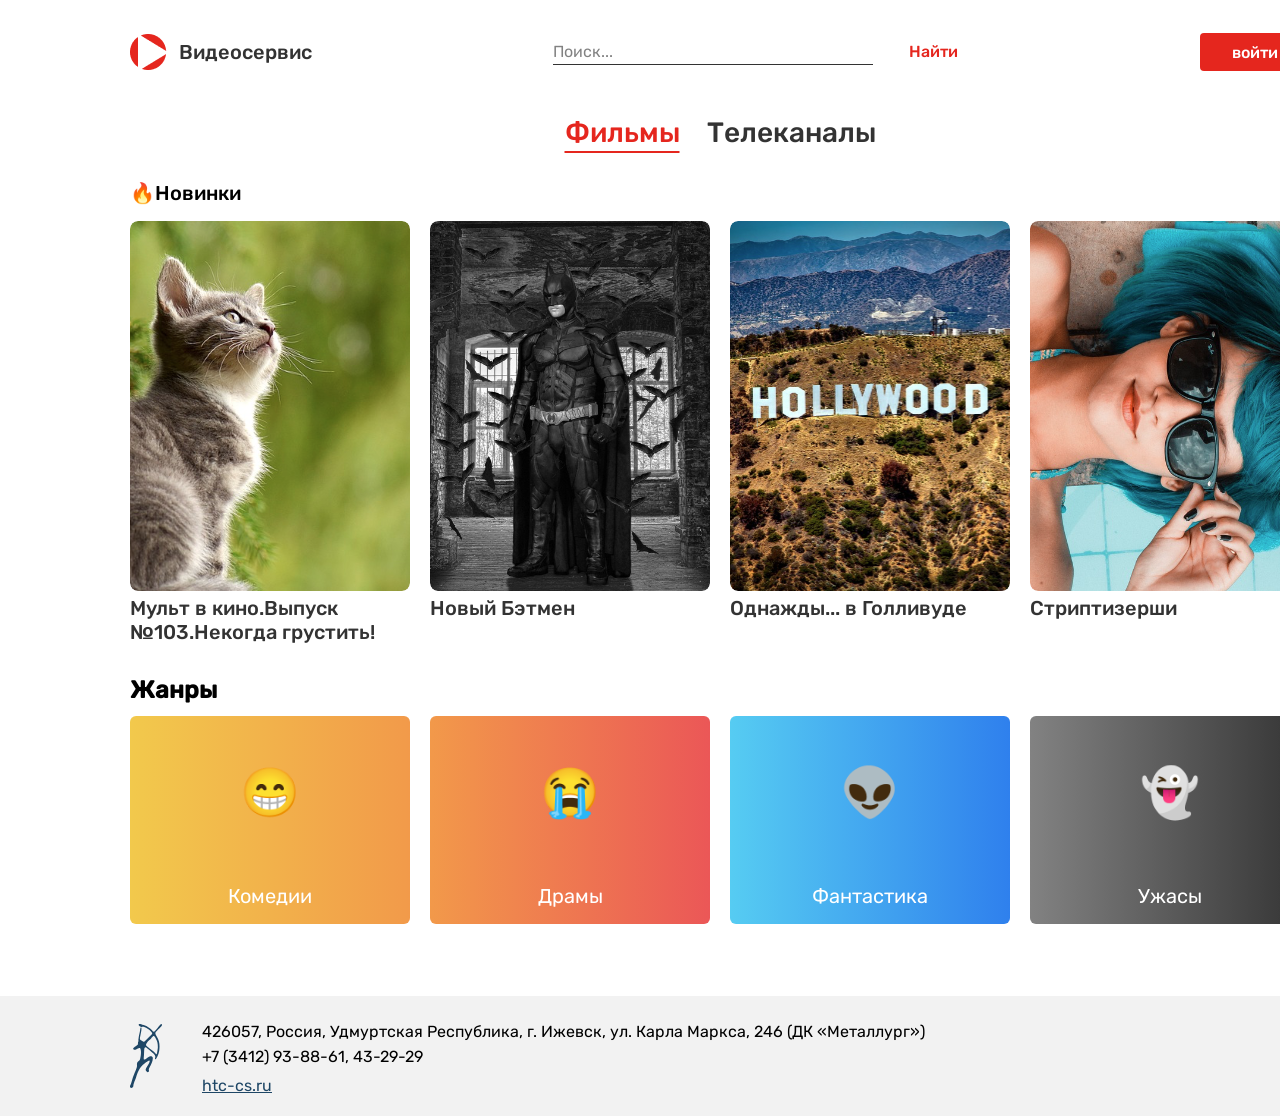
<file: index.html>
<!DOCTYPE html>
<html lang="ru">
<head>
    <meta charset="UTF-8">
    <meta name="viewport" content="width=device-width, initial-scale=1.0">
    <title>Верстка по макету ЦВТ</title>
    <link rel="stylesheet" href="css/style_desktop.css">
</head>
<body>
    <div class="container">
      <header class="header">
        <div class="header__logo">
          <img src="img/sign.png" alt="logo" class="header_logo_img">
          <p class="header__logo__name">Видеосервис</p>
        </div>
        <form>
          <input class="header__search-txt" type="text" placeholder="Поиск...">
          <input class="header__search-btn" type="button" value="Найти">
        </form>
        <input type="checkbox" id="auth_btn" class="modal-off-on">
        <label class="header__auth-btn" for="auth_btn">войти</label>
        <div class="modal-overlay">
          <div class="modal-content">
            <p class="modal-text_sign-in">Вход</p>
            <div class="modal-content-inm-modal">
              <div class="modal-sign-in">
                <input type="text" id="login" class="modal-form" placeholder="Логин">
                <input type="password" id="text" class="modal-form" placeholder="Пароль">
              </div>
              <div class="div-checkbox-modal">
                <input type="checkbox" id="member" class="modal-check">
                <img src="img/galochka.svg" class="gal" alt="gal">
                <label class="modal-member-check" for="member">Запомнить</label>
              </div>
            </div>
            <div class="auth-btn-modal">
              <label class="header__auth-btn-modal" for="auth_btn">войти</label>
            </div>
          </div>
        </div>
      </header>
      <main>
        <nav class="nav">
          <a href="" class="nav-click-button">Фильмы</a>
          <a class="nav_a" href="2page.html">Телеканалы</a>
        </nav>
        <div class ="new">
          <p class="text-1">&#128293;Новинки</p>
          <div class="new_item">
            <div class="new-item-card">
              <img src ="img/cat.svg" alt="movie about cat" class="new_item_img">
              <p class="text-1">Мульт в кино.Выпуск №103.Некогда грустить!</p>
              <p class="new_item_desc">Lorem ipsum dolor sit amet, consectetur adipisicing elit. Deleniti repellat sed sunt unde? A accusamus alias, at, doloribus facilis incidunt ipsum minus, nemo provident ratione repellendus repudiandae sint voluptates? Dolores?</p>
            </div>
            <div class="new-item-card">
              <img src ="img/batman.svg" alt="movie about batman" class="new_item_img">
              <p class="text-1">Новый Бэтмен</p>
              <p class="new_item_desc">Lorem ipsum dolor sit amet, consectetur adipisicing elit. Culpa in nisi obcaecati quasi veritatis. Ad debitis delectus dignissimos dolorum, eos in ipsa minima molestias nemo nihil possimus, reprehenderit tenetur vitae.</p>
            </div>
            <div class="new-item-card">
              <img src ="img/hollywood.svg" alt="movie about hollywood" class="new_item_img">
              <p class="text-1">Однажды... в Голливуде</p>
              <p class="new_item_desc">Lorem ipsum dolor sit amet, consectetur adipisicing elit. Ab cum dolor ducimus eaque esse facilis fugiat labore laborum minima minus, perferendis praesentium quaerat qui, soluta suscipit tenetur, veniam vero voluptates!</p>
            </div>
            <div class="new-item-card">
              <img src ="img/strip.svg" alt="movie about strip" class="new_item_img">
              <p class="text-1">Стриптизерши</p>
              <p class="new_item_desc">Lorem ipsum dolor sit amet, consectetur adipisicing elit. Ad dolor, doloribus esse est eveniet ex hic id, magni molestiae mollitia nesciunt obcaecati omnis quasi reiciendis repellendus sed similique, tempora tempore?</p>
            </div>
          </div>
        </div>
        <div class="emoji">
          <p class="text-emoji">Жанры</p>
          <div class="emoji-cards-1">
            <p class="text-emoji-card1">&#x1f601;</p>
            <p class="text-emoji-card2">Комедии</p>
          </div>
          <div class="emoji-cards-2">
            <p class="text-emoji-card1">&#x1f62d;</p>
            <p class="text-emoji-card2">Драмы</p>
          </div>
          <div class="emoji-cards-3">
            <p class="text-emoji-card1">&#x1f47d;</p>
            <p class="text-emoji-card2">Фантастика</p>
          </div>
          <div class="emoji-cards-4">
            <p class="text-emoji-card1">&#x1f47b;</p>
            <p class="text-emoji-card2">Ужасы</p>
          </div>
        </div>
      </main>
    </div>
    <footer class="footer">
      <img src="img/htc-cs-logo.svg" alt="logo" class="footer-img">
      <div class="footer-text">
        <p>426057, Россия, Удмуртская Республика, г. Ижевск, ул. Карла Маркса, 246 (ДК «Металлург»)</p>
        <p>+7 (3412) 93-88-61, 43-29-29</p>
        <a href="htc-cs.ru" class="footer-href">htc-cs.ru</a>
      </div>
    </footer>
</body>
</html>
</file>
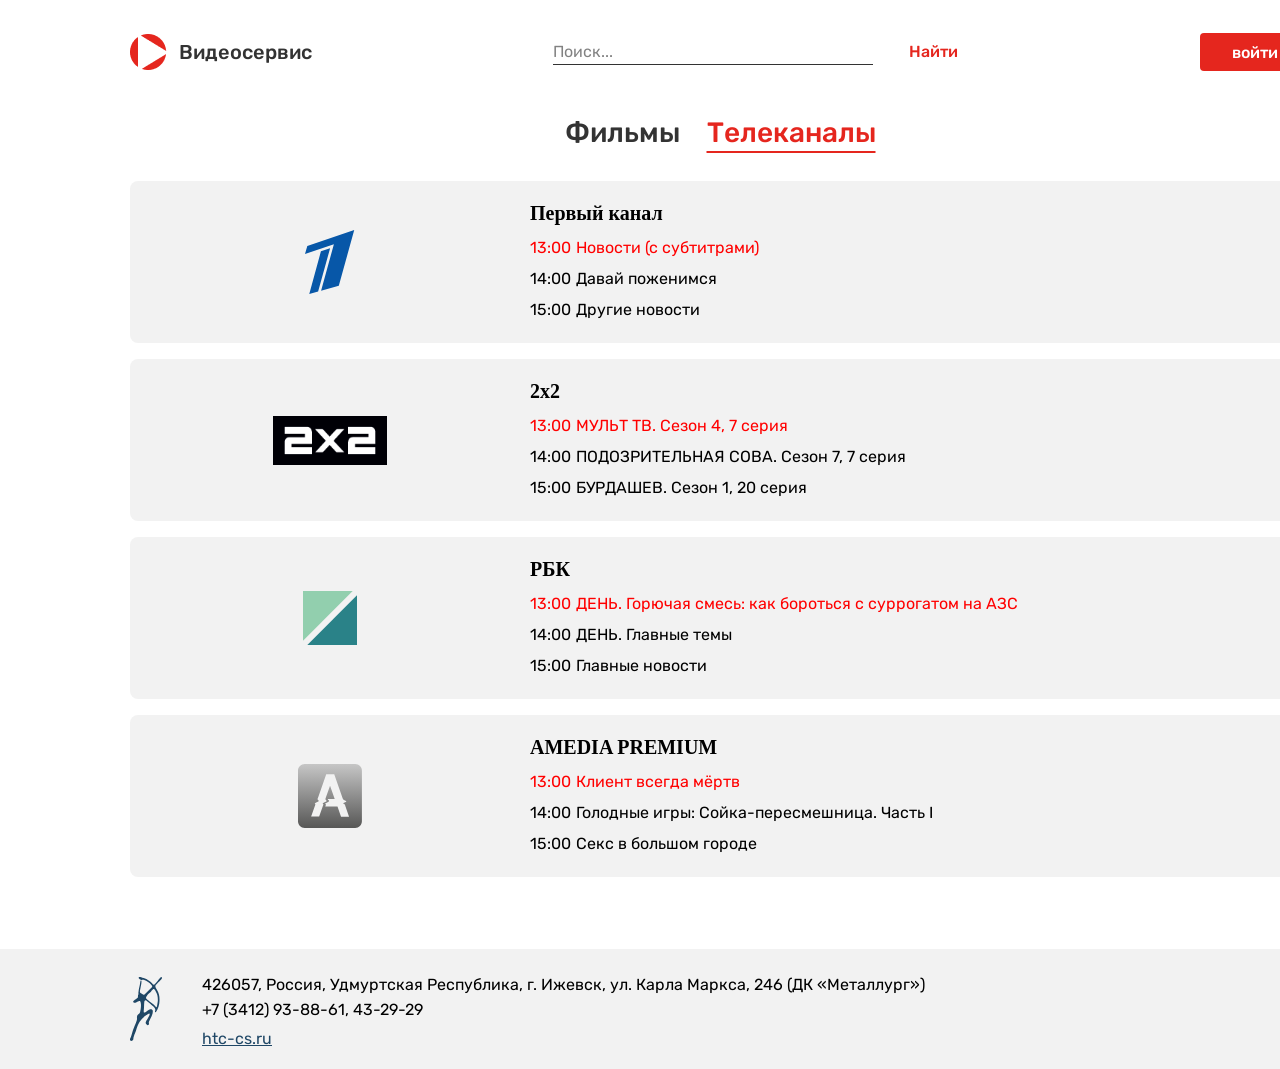
<file: 2page.html>
<!DOCTYPE html>
<html lang="en">
<head>
  <meta charset="UTF-8">
  <meta name="viewport" content="width=device-width, initial-scale=1.0">
  <link rel="stylesheet" href="css/style_desktop.css">
  <title>Title</title>
</head>
<body>
<div class="container">
  <header class="header">
    <div class="header__logo">
      <img src="img/sign.png" alt="logo">
      <p class="header__logo__name">Видеосервис</p>
    </div>
    <form>
      <input class="header__search-txt" type="text" placeholder="Поиск...">
      <input class="header__search-btn" type="button" value="Найти">
    </form>
    <input type="checkbox" id="auth_btn" class="modal-off-on">
    <label class="header__auth-btn" for="auth_btn">войти</label>
    <div class="modal-overlay">
      <div class="modal-content">
          <p class="modal-text_sign-in">Вход</p>
        <div class="modal-content-inm-modal">
          <div class="modal-sign-in">
            <input type="text" id="login" class="modal-form" placeholder="Логин">
            <input type="password" id="text" class="modal-form" placeholder="Пароль">
          </div>
          <div class="div-checkbox-modal">
            <input type="checkbox" id="member" class="modal-check">
            <img src="img/galochka.svg" class="gal" alt="gal">
            <label class="modal-member-check" for="member">Запомнить</label>
          </div>
        </div>
          <div class="auth-btn-modal">
            <label class="header__auth-btn-modal" for="auth_btn">войти</label>
          </div>
      </div>
      </div>
  </header>
  <main>
    <nav class="nav">
      <a class="nav_a" href="index.html">Фильмы</a>
      <a href="" class="nav-click-button">Телеканалы</a>
    </nav>
    <div class="channels">

      <div class="channel">
        <div class="channel_img">
          <img src="img/1st.svg" alt="First channel icon">
        </div>
        <div class="channel_schedule">
          <p class="channel_name">Первый канал</p>
          <p class="channel-programm-now">13:00</p> <p class="channel-programm-now">Новости (с субтитрами)</p>
          <p>14:00</p> <p>Давай поженимся</p>
          <p>15:00</p> <p>Другие новости</p>
        </div>
      </div>


      <div class="channel">
        <div class="channel_img">
          <img src="img/2x2.svg" alt="2x2 channel icon">
        </div>
        <div class="channel_schedule">
          <p class="channel_name">2x2</p>
          <p class="channel-programm-now">13:00</p> <p class="channel-programm-now">МУЛЬТ ТВ. Сезон 4, 7 серия</p>
          <p>14:00</p> <p>ПОДОЗРИТЕЛЬНАЯ СОВА. Сезон 7, 7 серия</p>
          <p>15:00</p> <p>БУРДАШЕВ. Сезон 1, 20 серия</p>
        </div>
      </div>


      <div class="channel">
        <div class="channel_img">
          <img src="img/rbc.svg" alt="rbc channel icon">
        </div>
        <div class="channel_schedule">
          <p class="channel_name">РБК</p>
          <p class="channel-programm-now">13:00</p> <p class="channel-programm-now">ДЕНЬ. Горючая смесь: как бороться с суррогатом на АЗС</p>
          <p>14:00</p> <p>ДЕНЬ. Главные темы</p>
          <p>15:00</p> <p>Главные новости</p>
        </div>
      </div>


      <div class="channel">
        <div class="channel_img">
          <img src="img/Vector.svg" alt="AMEDIA PREMIUM channel icon">
        </div>
        <div class="channel_schedule">
          <p class="channel_name">AMEDIA PREMIUM</p>
          <p class="channel-programm-now">13:00</p> <p class="channel-programm-now">Клиент всегда мёртв</p>
          <p>14:00</p> <p>Голодные игры: Сойка-пересмешница. Часть I</p>
          <p>15:00</p> <p>Секс в большом городе</p>
        </div>
      </div>

      <div class="channel">
        <div class="channel_img">
          <img src="img/Vector.svg" alt="AMEDIA PREMIUM channel icon">
        </div>
        <div class="channel_schedule">
          <p class="channel_name">AMEDIA PREMIUM</p>
          <p class="channel-programm-now">13:00</p> <p class="channel-programm-now">Клиент всегда мёртв</p>
          <p>14:00</p> <p>Голодные игры: Сойка-пересмешница. Часть I</p>
          <p>15:00</p> <p>Секс в большом городе</p>
        </div>
      </div>

      <div class="channel">
        <div class="channel_img">
          <img src="img/Vector.svg" alt="AMEDIA PREMIUM channel icon">
        </div>
        <div class="channel_schedule">
          <p class="channel_name">AMEDIA PREMIUM</p>
          <p class="channel-programm-now">13:00</p> <p class="channel-programm-now">Клиент всегда мёртв</p>
          <p>14:00</p> <p>Голодные игры: Сойка-пересмешница. Часть I</p>
          <p>15:00</p> <p>Секс в большом городе</p>
        </div>
      </div>
    </div>
  </main>
</div>
  <footer class="footer">
    <img src="img/htc-cs-logo.svg" alt="logo" class="footer-img">
    <div class="footer-text">
      <p>426057, Россия, Удмуртская Республика, г. Ижевск, ул. Карла Маркса, 246 (ДК «Металлург»)</p>
      <p>+7 (3412) 93-88-61, 43-29-29</p>
      <a href="htc-cs.ru" class="footer-href">htc-cs.ru</a>
    </div>
  </footer>
</body>
</html>
</file>
<file: css/style_desktop.css>
@charset "UTF-8";
/*общее*/
* {
  margin: 0;
  padding: 0;
}

@font-face {
  font-family: Rubik-Medium;
  src: url(../fonts/Rubik-Medium.ttf);
}
@font-face {
  font-family: Rubik-Regular;
  src: url(../fonts/Rubik-Regular.ttf);
}
.container {
  width: 1310px;
  margin: 0 auto;
  display: grid;
  grid-template-columns: 1180px;
  margin-left: 130px;
  position: relative;
}

.header {
  height: 40px;
  /* background-color: rgb(230, 179, 103); */
  padding-top: 32px;
  display: flex;
  justify-content: space-between;
  align-items: center;
  position: relative;
}

.header__logo {
  display: flex;
  align-items: center;
}

.header__logo__name {
  font-family: Rubik-Medium;
  margin-left: 11.88px;
  color: #333333;
  font-size: 20px;
}

.header__search-txt {
  width: 320px;
  height: 25px;
  border: none;
  border-bottom: 1px #333333 solid;
  color: #333333;
  font-family: Rubik-Medium;
  font-size: 16px;
}

.header__search-txt::placeholder {
  color: #828282;
  font-family: Rubik-Regular;
  font-size: 16px;
}

.header__search-txt:focus {
  outline: none;
}

.header__search-btn {
  border: none;
  background: none;
  font-size: 16px;
  font-family: Rubik-Medium;
  color: #E5261E;
  margin-left: 32px;
}

.header__auth-btn {
  padding-left: 32px;
  padding-right: 32px;
  padding-top: 10px;
  padding-bottom: 9px;
  background: #E5261E;
  border: none;
  font-family: Rubik-Medium;
  color: #ffffff;
  font-size: 16px;
  border-radius: 4px;
}

.header__auth-btn:hover {
  background: #CC221B;
}

.footer-img {
  margin-left: 130px;
  margin-right: 40px;
}

.footer {
  width: 1440px;
  height: 120px;
  margin-top: 72px;
  background-color: #F2F2F2;
  display: flex;
  align-items: center;
}

.footer-text {
  font-family: Rubik-Regular;
  font-size: 16px;
  display: grid;
  grid-template-rows: repeat(3, 19px);
  grid-row-gap: 6px;
}

.nav {
  display: flex;
  justify-content: space-between;
  margin: 44px auto 32px auto;
  width: 311px;
}

.nav_a {
  font-family: Rubik-Medium;
  font-size: 28px;
  color: #333333;
  background-color: transparent;
  text-decoration: none;
}
.nav_a:hover {
  border-bottom: 2px #E5261E;
  color: #E5261E;
  text-decoration-line: underline;
  text-underline-offset: 9px;
  text-decoration-thickness: 2px;
}

.nav-click-button {
  font-family: Rubik-Medium;
  font-size: 28px;
  background-color: transparent;
  text-decoration-line: underline;
  color: #E5261E;
  text-underline-offset: 9px;
  text-decoration-thickness: 2px;
}

/*фильмы*/
.new_item {
  display: grid;
  width: 280px;
  color: #333333;
  font-family: RubikR;
  font-size: 20px;
  grid-template-columns: repeat(4, 280px);
  grid-column-gap: 20px;
  grid-row-gap: 32px;
}

.new_item_img {
  border-radius: 8px;
  border-bottom: 16px;
}

.new_item_desc {
  width: 280px;
  height: 370px;
  background-color: rgba(51, 51, 51, 0.8);
  font-size: 16px;
  color: #ffffff;
  border-radius: 8px;
  padding: 16px;
  line-height: 140%;
  box-sizing: border-box;
  opacity: 0;
  position: absolute;
  top: 0;
  left: 0;
}

.new-item-card {
  position: relative;
}
.new-item-card:hover .new_item_desc {
  opacity: 0.8;
}

.text-1 {
  font-family: Rubik-Medium;
  font-size: 20px;
  font-weight: lighter;
  margin-bottom: 16px;
}

.text-emoji {
  font-family: Rubik-Medium;
  font-size: 24px;
  font-weight: bold;
  display: grid;
  grid-column: span 4;
  justify-self: left;
}

.text-emoji-card1 {
  font-family: Rubik-Regular;
  font-size: 48px;
  margin-top: 32px;
}

.text-emoji-card2 {
  font-family: Rubik-Regular;
  font-size: 20px;
  margin-top: 32px;
  color: white;
}

.emoji {
  margin-top: 16px;
  display: grid;
  grid-template-columns: repeat(4, 280px);
  grid-template-rows: 24px 208px;
  grid-row-gap: 16px;
  grid-column-gap: 20px;
}

.emoji-cards-1 {
  display: grid;
  border-radius: 6px;
  justify-items: center;
  align-items: center;
  opacity: 1;
  background: linear-gradient(to right, #F2C94C, #F29A4A);
}
.emoji-cards-1:hover {
  opacity: 0.8;
}

.emoji-cards-2 {
  display: grid;
  border-radius: 6px;
  justify-items: center;
  align-items: center;
  opacity: 1;
  background: linear-gradient(to right, #F2994A, #EB5757);
}
.emoji-cards-2:hover {
  opacity: 0.8;
}

.emoji-cards-3 {
  display: grid;
  border-radius: 6px;
  justify-items: center;
  align-items: center;
  opacity: 1;
  background: linear-gradient(to right, #56CCF2, #2F80ED);
}
.emoji-cards-3:hover {
  opacity: 0.8;
}

.emoji-cards-4 {
  display: grid;
  border-radius: 6px;
  justify-items: center;
  align-items: center;
  opacity: 1;
  background: linear-gradient(to right, #828282, #333333);
}
.emoji-cards-4:hover {
  opacity: 0.8;
}

.footer-href {
  margin-top: 4px;
  color: #1F4766;
}

/*телеканалы*/
.channels {
  margin-top: 11px;
  display: grid;
  grid-template-rows: repeat(6, 162px);
  grid-row-gap: 16px;
  overflow-y: auto;
  max-height: 696px;
  scrollbar-color: #BDBDBD #F2F2F2;
}

.channel {
  display: grid;
  background-color: #F2F2F2;
  grid-template-columns: 400px 780px;
  border-radius: 8px;
}

.channel_img {
  display: grid;
  justify-items: center;
  align-items: center;
  grid-template-rows: 162px;
}

.channel_schedule {
  display: grid;
  margin-top: 21px;
  grid-template-columns: 46px auto;
  grid-template-rows: 24px repeat(4, 19px);
  grid-row-gap: 12px;
  font-family: Rubik-Regular;
  color: black;
  font-size: 16px;
}

.channel_name {
  font-family: RubikM;
  color: black;
  font-size: 20px;
  font-weight: bold;
  grid-column: span 2;
  margin-bottom: 5px;
}

.channel-programm {
  font-family: Rubik-Regular;
  color: black;
  font-size: 16px;
}

.channel-programm-now {
  font-family: Rubik-Regular;
  color: red;
  font-size: 16px;
}

/*модалка*/
.modal-overlay {
  display: grid;
  align-items: center;
  justify-items: center;
  position: fixed;
  top: 0;
  left: 0;
  width: 100vw;
  height: 100vh;
  background-color: rgba(51, 51, 51, 0.8);
  color: #ffffff;
  line-height: 100%;
  box-sizing: border-box;
  opacity: 0;
  visibility: hidden;
  z-index: 1000000000000000000000;
}

.modal-off-on {
  display: none;
}
.modal-off-on:checked ~ .modal-overlay {
  visibility: visible;
  opacity: 1;
}

.modal-content-inm-modal {
  display: grid;
  grid-template-rows: 73px 19px;
  row-gap: 24px;
  margin-top: 36px;
}

.modal-content {
  width: 304px;
  height: 394px;
  max-height: 394px;
  border-radius: 8px;
  background-color: #FFFFFF;
  display: grid;
  grid-template-rows: 33px 117px 38px;
  grid-row-gap: 24px;
  align-items: center;
  justify-items: center;
  opacity: 1;
}

.modal-form {
  border: none;
  width: 232px;
  border-bottom: 1px #333333 solid;
  font-family: Rubik-Medium;
  font-size: 16px;
  color: #333333;
  background-color: transparent;
  padding-bottom: 6px;
}
.modal-form:focus {
  outline: none;
}
.modal-form::placeholder {
  font-family: Rubik-Regular;
  color: #828282;
}

.modal-sign-in {
  width: 232px;
  display: grid;
  grid-template-rows: repeat(2, 25px);
  grid-row-gap: 24px;
}

.modal-text_sign-in {
  font-family: Rubik-Medium;
  font-size: 28px;
  margin-top: 36px;
  color: #333333;
}

.modal-check {
  -webkit-appearance: none;
  -moz-appearance: none;
  appearance: none;
  width: 16px;
  height: 16px;
  border-radius: 4px;
  border: 1px solid #333333;
  display: flex;
  align-items: center;
  justify-items: center;
  z-index: 20;
  background-color: transparent;
}
.modal-check:checked ~ .gal {
  opacity: 1;
}

.gal {
  width: 10px;
  height: 8px;
  position: absolute;
  margin-top: 4px;
  margin-left: 3px;
  opacity: 0;
  z-index: 10;
}

.modal-member-check {
  margin-left: 8px;
  font-family: Rubik-Regular;
  font-size: 16px;
  color: black;
}

.div-checkbox-modal {
  justify-items: left;
  display: flex;
}

.auth-btn-modal {
  margin-top: 251px;
}

.modal-text_sign-in-2 {
  margin-top: 36px;
}

.test {
  color: #8cff3b;
  font-family: Rubik-Regular;
  color: black;
  font-size: 16px;
  margin-top: 80px;
}

.header__auth-btn-modal {
  padding-left: 32px;
  padding-right: 32px;
  padding-top: 10px;
  padding-bottom: 9px;
  background: #E5261E;
  border: none;
  font-family: Rubik-Medium;
  color: #ffffff;
  font-size: 16px;
  border-radius: 4px;
}
.header__auth-btn-modal:hover {
  background: #CC221B;
}

@media screen and (max-width: 480px) {
  /*общее*/
  body {
    overflow-x: hidden;
  }
  * {
    margin: 0;
    padding: 0;
  }
  @font-face {
    font-family: Rubik-Medium;
    src: url(../fonts/Rubik-Medium.ttf);
  }
  @font-face {
    font-family: Rubik-Regular;
    src: url(../fonts/Rubik-Regular.ttf);
  }
  .container {
    width: 373px;
    margin: 0 auto;
    display: grid;
    grid-template-columns: 350px;
    padding-left: 20px;
    position: relative;
  }
  .header {
    width: 350px;
    height: 40px;
    /* background-color: rgb(230, 179, 103); */
    padding-top: 16px;
    display: flex;
    justify-content: space-between;
    align-items: center;
    position: relative;
  }
  .header__logo {
    display: flex;
    align-items: center;
  }
  .header__logo__name {
    font-family: Rubik-Medium;
    margin-left: 5.94px;
    color: #333333;
    font-size: 12px;
  }
  .header__search-txt {
    width: 80px;
    height: 25px;
    border: none;
    border-bottom: 1px #333333 solid;
    color: #333333;
    font-family: Rubik-Medium;
    font-size: 10px;
  }
  .header__search-txt::placeholder {
    color: #828282;
    font-family: Rubik-Regular;
    font-size: 10px;
  }
  .header__search-txt:focus {
    outline: none;
  }
  .header__search-btn {
    border: none;
    background: none;
    font-size: 10px;
    font-family: Rubik-Medium;
    color: #E5261E;
    margin-left: 16px;
  }
  .header_logo_img {
    width: 24px;
    height: 24px;
  }
  .header__auth-btn {
    padding-left: 16px;
    padding-right: 16px;
    padding-top: 5px;
    padding-bottom: 4.5px;
    background: #E5261E;
    border: none;
    font-family: Rubik-Medium;
    color: #ffffff;
    font-size: 10px;
    border-radius: 4px;
  }
  .header__auth-btn:hover {
    background: #CC221B;
  }
  .footer-img {
    margin-left: 65px;
    margin-right: 20px;
  }
  .footer {
    width: 393px;
    height: 120px;
    margin-top: 36px;
    background-color: #F2F2F2;
    display: flex;
    align-items: center;
  }
  .footer-text {
    font-family: Rubik-Regular;
    font-size: 10px;
    display: grid;
    grid-template-rows: repeat(3, 19px);
    grid-row-gap: 6px;
  }
  .nav {
    display: grid;
    grid-template-columns: 58px 85.5px;
    grid-gap: 12px;
    justify-content: center;
  }
  .nav margin {
    top: 22px;
    bottom: 16.5px;
  }
  .nav {
    width: 311px;
  }
  .nav_a {
    font-family: Rubik-Medium;
    font-size: 12px;
    color: #333333;
    background-color: transparent;
    text-decoration: none;
  }
  .nav_a:hover {
    border-bottom: 2px #E5261E;
    color: #E5261E;
    text-decoration-line: underline;
    text-underline-offset: 9px;
    text-decoration-thickness: 2px;
  }
  .nav-click-button {
    font-family: Rubik-Medium;
    font-size: 12px;
    background-color: transparent;
    text-decoration-line: underline;
    color: #E5261E;
    text-underline-offset: 9px;
    text-decoration-thickness: 2px;
  }
  /*фильмы*/
  .new_item {
    display: grid;
    width: 140px;
    height: 185px;
    color: #333333;
    font-family: RubikR;
    font-size: 12px;
    grid-template-columns: repeat(2, 140px);
    grid-template-rows: repeat(2, 185px);
    grid-column-gap: 20px;
    grid-row-gap: 32px;
  }
  .new_item_img {
    border-radius: 8px;
    border-bottom: 16px;
    height: 185px;
    width: 140px;
  }
  .new_item_desc {
    width: 140px;
    height: 185px;
    background-color: rgba(51, 51, 51, 0.8);
    font-size: 10px;
    color: #ffffff;
    border-radius: 8px;
    padding: 8px;
    line-height: 140%;
    box-sizing: border-box;
    opacity: 0;
    position: absolute;
    top: 0;
    left: 0;
  }
  .new-item-card {
    position: relative;
  }
  .new-item-card:hover .new_item_desc {
    opacity: 0.8;
  }
  .text-1 {
    font-family: Rubik-Medium;
    font-size: 12px;
    font-weight: lighter;
    margin-bottom: 8px;
  }
  .text-emoji {
    font-family: Rubik-Medium;
    font-size: 14px;
    font-weight: bold;
    display: grid;
    grid-column: span 2;
    justify-self: left;
  }
  .text-emoji-card1 {
    font-family: Rubik-Regular;
    font-size: 28px;
    margin-top: 16px;
  }
  .text-emoji-card2 {
    font-family: Rubik-Regular;
    font-size: 14px;
    margin-top: 16px;
    color: white;
  }
  .emoji {
    margin-top: 258px;
    display: grid;
    grid-template-columns: repeat(2, 140px);
    grid-template-rows: 12px repeat(2, 104px);
    grid-row-gap: 8px;
    grid-column-gap: 10px;
  }
  .emoji-cards-1 {
    display: grid;
    border-radius: 6px;
    justify-items: center;
    align-items: center;
    opacity: 1;
    background: linear-gradient(to right, #F2C94C, #F29A4A);
  }
  .emoji-cards-1:hover {
    opacity: 0.8;
  }
  .emoji-cards-2 {
    display: grid;
    border-radius: 6px;
    justify-items: center;
    align-items: center;
    opacity: 1;
    background: linear-gradient(to right, #F2994A, #EB5757);
  }
  .emoji-cards-2:hover {
    opacity: 0.8;
  }
  .emoji-cards-3 {
    display: grid;
    border-radius: 6px;
    justify-items: center;
    align-items: center;
    opacity: 1;
    background: linear-gradient(to right, #56CCF2, #2F80ED);
  }
  .emoji-cards-3:hover {
    opacity: 0.8;
  }
  .emoji-cards-4 {
    display: grid;
    border-radius: 6px;
    justify-items: center;
    align-items: center;
    opacity: 1;
    background: linear-gradient(to right, #828282, #333333);
  }
  .emoji-cards-4:hover {
    opacity: 0.8;
  }
  .footer-href {
    margin-top: 2px;
    color: #1F4766;
  }
  /*телеканалы*/
  .channels {
    margin-top: 5.5px;
    display: grid;
    grid-template-rows: repeat(6, 162px);
    grid-template-columns: 350px;
    grid-row-gap: 8px;
    overflow-y: auto;
    overflow-x: hidden;
    scrollbar-color: #BDBDBD #F2F2F2;
  }
  .channel {
    display: grid;
    background-color: #F2F2F2;
    grid-template-columns: 350px;
    grid-template-rows: repeat(2, 81px);
    border-radius: 8px;
  }
  .channel_img {
    display: grid;
    grid-template-rows: 81px;
    max-height: 81px;
  }
  .channel_schedule {
    display: grid;
    margin-left: 12px;
    margin-top: 1px;
    grid-template-columns: 23px auto;
    grid-template-rows: 12px repeat(4, 9.5px);
    grid-row-gap: 6px;
    grid-column-gap: 4px;
    font-family: Rubik-Regular;
    color: black;
    font-size: 10px;
  }
  .channel_name {
    font-family: Rubik-Medium;
    color: black;
    font-size: 12px;
    font-weight: bold;
    grid-column: span 2;
    margin-bottom: 5px;
    justify-self: center;
  }
  .channel-programm {
    font-family: Rubik-Regular;
    color: black;
    font-size: 10px;
  }
  .channel-programm-now {
    font-family: Rubik-Regular;
    color: red;
    font-size: 10px;
  }
  /*модалка*/
  .modal-overlay {
    display: grid;
    align-items: center;
    justify-items: center;
    position: fixed;
    top: 0;
    left: 0;
    width: 100vw;
    height: 100vh;
    background-color: rgba(51, 51, 51, 0.8);
    color: #ffffff;
    line-height: 100%;
    box-sizing: border-box;
    opacity: 0;
    visibility: hidden;
    z-index: 1000000000000000000000;
  }
  .modal-off-on {
    display: none;
  }
  .modal-off-on:checked ~ .modal-overlay {
    visibility: visible;
    opacity: 1;
  }
  .modal-content-inm-modal {
    display: grid;
    grid-template-rows: 73px 19px;
    row-gap: 24px;
    margin-top: 36px;
  }
  .modal-content {
    width: 304px;
    height: 394px;
    max-height: 394px;
    border-radius: 8px;
    background-color: #FFFFFF;
    display: grid;
    grid-template-rows: 33px 117px 38px;
    grid-row-gap: 24px;
    align-items: center;
    justify-items: center;
    opacity: 1;
  }
  .modal-form {
    border: none;
    width: 232px;
    border-bottom: 1px #333333 solid;
    font-family: Rubik-Medium;
    font-size: 16px;
    color: #333333;
    background-color: transparent;
    padding-bottom: 6px;
  }
  .modal-form:focus {
    outline: none;
  }
  .modal-form::placeholder {
    font-family: Rubik-Regular;
    color: #828282;
  }
  .modal-sign-in {
    width: 232px;
    display: grid;
    grid-template-rows: repeat(2, 25px);
    grid-row-gap: 24px;
  }
  .modal-text_sign-in {
    font-family: Rubik-Medium;
    font-size: 28px;
    margin-top: 36px;
    color: #333333;
  }
  .modal-check {
    -webkit-appearance: none;
    -moz-appearance: none;
    appearance: none;
    width: 16px;
    height: 16px;
    border-radius: 4px;
    border: 1px solid #333333;
    display: flex;
    align-items: center;
    justify-items: center;
    z-index: 20;
    background-color: transparent;
  }
  .modal-check:checked ~ .gal {
    opacity: 1;
  }
  .gal {
    width: 10px;
    height: 8px;
    position: absolute;
    margin-top: 4px;
    margin-left: 3px;
    opacity: 0;
    z-index: 10;
  }
  .modal-member-check {
    margin-left: 8px;
    font-family: Rubik-Regular;
    font-size: 16px;
    color: black;
  }
  .div-checkbox-modal {
    justify-items: left;
    display: flex;
  }
  .auth-btn-modal {
    margin-top: 251px;
  }
  .modal-text_sign-in-2 {
    margin-top: 36px;
  }
  .test {
    color: #8cff3b;
    font-family: Rubik-Regular;
    color: black;
    font-size: 10px;
    margin-top: 80px;
  }
}

/*# sourceMappingURL=style_desktop.css.map */
</file>
